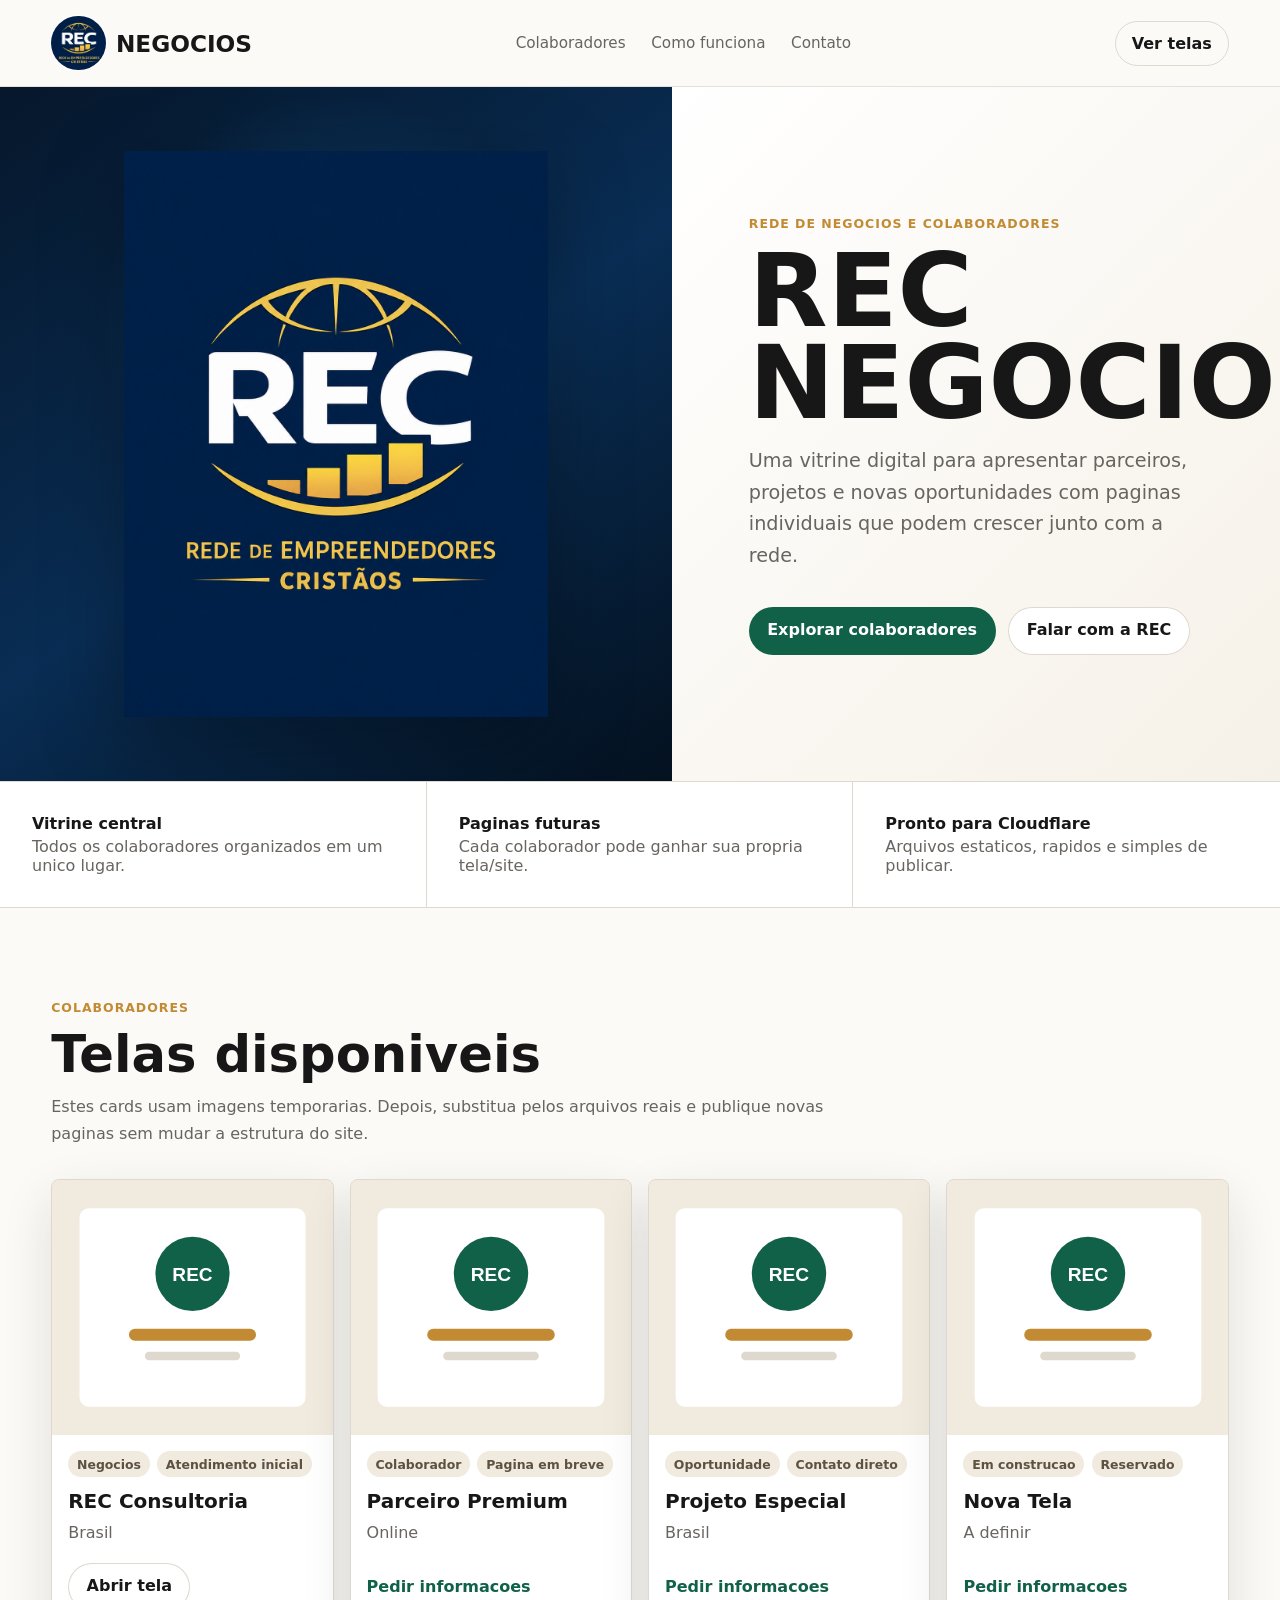
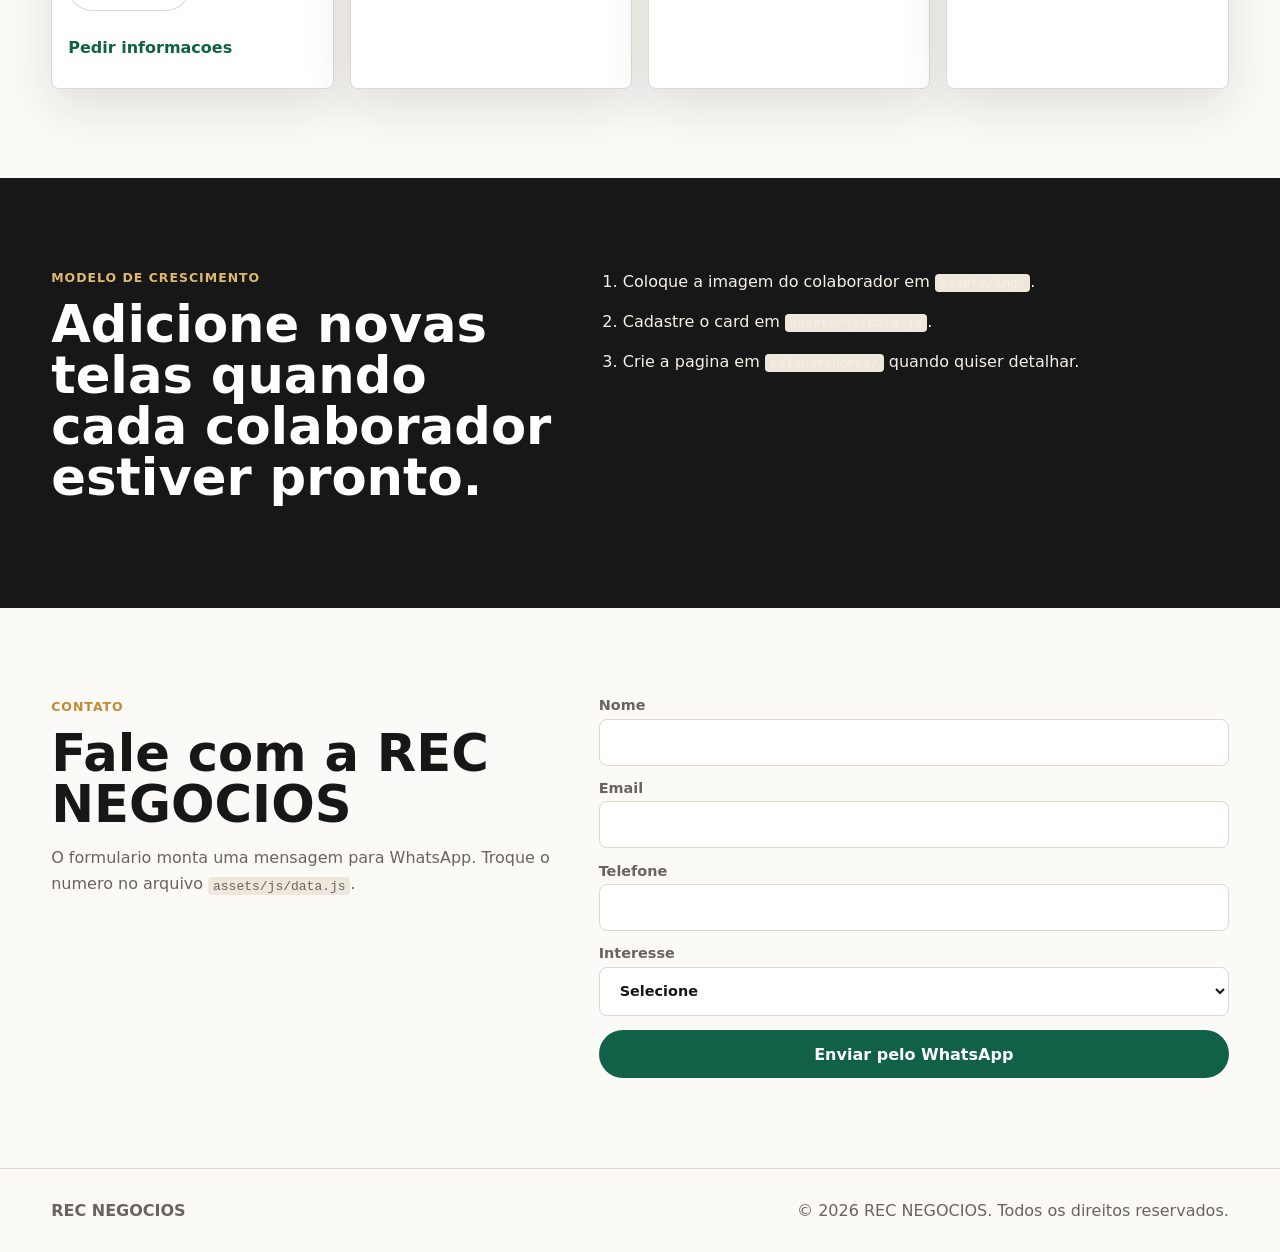
<file: index.html>
<!doctype html>
<html lang="pt-BR">
  <head>
    <meta charset="utf-8" />
    <meta name="viewport" content="width=device-width, initial-scale=1" />
    <title>REC NEGOCIOS | Rede de colaboradores e oportunidades</title>
    <meta
      name="description"
      content="REC NEGOCIOS conecta pessoas, colaboradores e oportunidades em uma vitrine digital simples, direta e pronta para crescer."
    />
    <meta property="og:title" content="REC NEGOCIOS" />
    <meta
      property="og:description"
      content="Conheca colaboradores, oportunidades e canais de contato da REC NEGOCIOS."
    />
    <meta property="og:type" content="website" />
    <meta property="og:image" content="assets/img/logo-rec.png" />
    <link rel="icon" href="assets/img/favicon.svg" type="image/svg+xml" />
    <link rel="stylesheet" href="assets/css/styles.css?v=20260715-2" />
  </head>
  <body>
    <header class="site-header">
      <a class="brand" href="#inicio" aria-label="REC NEGOCIOS">
        <img class="brand-logo" src="assets/img/logo-rec.png" alt="REC NEGOCIOS" />
        <span class="brand-text">NEGOCIOS</span>
      </a>
      <nav class="main-nav" aria-label="Menu principal">
        <a href="#colaboradores">Colaboradores</a>
        <a href="#como-funciona">Como funciona</a>
        <a href="#contato">Contato</a>
      </nav>
      <a class="header-action" href="#colaboradores">Ver telas</a>
    </header>

    <main id="inicio">
      <section class="hero">
        <div class="hero-media" aria-hidden="true">
          <img class="hero-logo" src="assets/img/logo-rec.png" alt="" />
        </div>
        <div class="hero-content">
          <p class="eyebrow">Rede de negocios e colaboradores</p>
          <h1>REC NEGOCIOS</h1>
          <p>
            Uma vitrine digital para apresentar parceiros, projetos e novas
            oportunidades com paginas individuais que podem crescer junto com a rede.
          </p>
          <div class="hero-actions">
            <a class="button primary" href="#colaboradores">Explorar colaboradores</a>
            <a class="button secondary" href="#contato">Falar com a REC</a>
          </div>
        </div>
      </section>

      <section class="feature-strip" aria-label="Destaques">
        <article>
          <strong>Vitrine central</strong>
          <span>Todos os colaboradores organizados em um unico lugar.</span>
        </article>
        <article>
          <strong>Paginas futuras</strong>
          <span>Cada colaborador pode ganhar sua propria tela/site.</span>
        </article>
        <article>
          <strong>Pronto para Cloudflare</strong>
          <span>Arquivos estaticos, rapidos e simples de publicar.</span>
        </article>
      </section>

      <section class="section" id="colaboradores">
        <div class="section-heading">
          <p class="eyebrow">Colaboradores</p>
          <h2>Telas disponiveis</h2>
          <p>
            Estes cards usam imagens temporarias. Depois, substitua pelos arquivos
            reais e publique novas paginas sem mudar a estrutura do site.
          </p>
        </div>
        <div class="cards-grid" id="collaboratorGrid"></div>
      </section>

      <section class="promo-band" id="como-funciona">
        <div>
          <p class="eyebrow">Modelo de crescimento</p>
          <h2>Adicione novas telas quando cada colaborador estiver pronto.</h2>
        </div>
        <ol class="steps">
          <li>Coloque a imagem do colaborador em <code>assets/img/</code>.</li>
          <li>Cadastre o card em <code>assets/js/data.js</code>.</li>
          <li>Crie a pagina em <code>colaboradores/</code> quando quiser detalhar.</li>
        </ol>
      </section>

      <section class="section contact-section" id="contato">
        <div class="section-heading">
          <p class="eyebrow">Contato</p>
          <h2>Fale com a REC NEGOCIOS</h2>
          <p>
            O formulario monta uma mensagem para WhatsApp. Troque o numero no
            arquivo <code>assets/js/data.js</code>.
          </p>
        </div>
        <form class="contact-form" id="mainContactForm">
          <label>
            Nome
            <input name="nome" autocomplete="name" required />
          </label>
          <label>
            Email
            <input name="email" type="email" autocomplete="email" required />
          </label>
          <label>
            Telefone
            <input name="telefone" autocomplete="tel" required />
          </label>
          <label>
            Interesse
            <select name="interesse" required>
              <option value="">Selecione</option>
              <option>Quero conhecer a REC</option>
              <option>Quero cadastrar um colaborador</option>
              <option>Quero criar uma tela personalizada</option>
            </select>
          </label>
          <button class="button primary" type="submit">Enviar pelo WhatsApp</button>
        </form>
      </section>
    </main>

    <footer class="site-footer">
      <strong>REC NEGOCIOS</strong>
      <span>&copy; 2026 REC NEGOCIOS. Todos os direitos reservados.</span>
    </footer>

    <dialog class="lead-dialog" id="leadDialog">
      <button class="dialog-close" type="button" aria-label="Fechar">&times;</button>
      <img id="dialogImage" src="assets/img/card-placeholder.svg" alt="" />
      <div>
        <p class="eyebrow" id="dialogCategory"></p>
        <h2 id="dialogTitle"></h2>
        <p id="dialogDescription"></p>
        <form id="leadForm" class="lead-form">
          <input type="hidden" name="collaborator" id="leadCollaborator" />
          <label>
            Nome
            <input name="nome" autocomplete="name" required />
          </label>
          <label>
            Telefone
            <input name="telefone" autocomplete="tel" required />
          </label>
          <label>
            Mensagem
            <textarea name="mensagem" rows="3">Quero mais informacoes.</textarea>
          </label>
          <button class="button primary" type="submit">Chamar no WhatsApp</button>
        </form>
      </div>
    </dialog>

    <script src="assets/js/data.js"></script>
    <script src="assets/js/main.js"></script>
  </body>
</html>
</file>
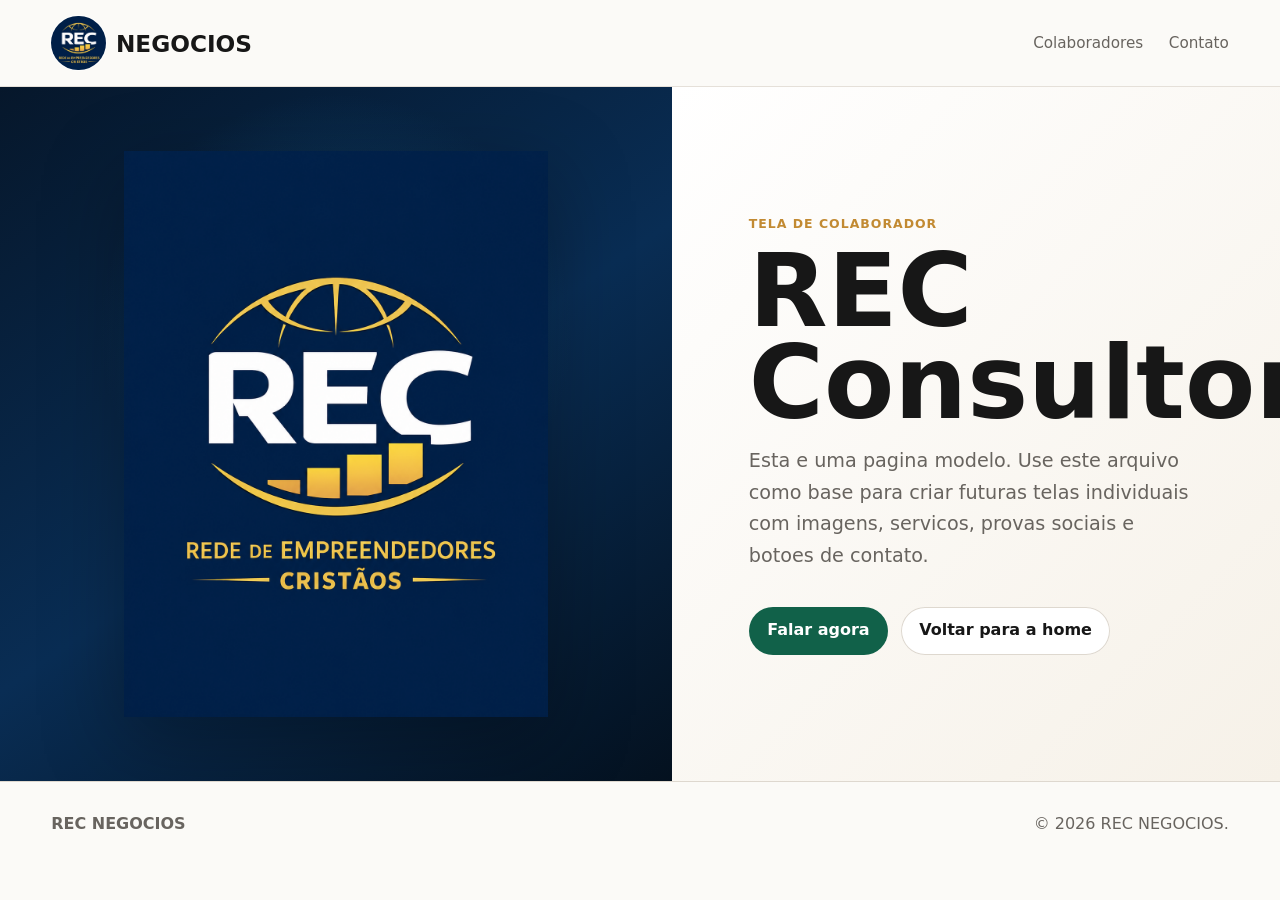
<file: colaboradores/rec-consultoria.html>
<!doctype html>
<html lang="pt-BR">
  <head>
    <meta charset="utf-8" />
    <meta name="viewport" content="width=device-width, initial-scale=1" />
    <title>REC Consultoria | REC NEGOCIOS</title>
    <meta
      name="description"
      content="Tela modelo de colaborador da REC NEGOCIOS, pronta para receber imagens, textos e canais de contato."
    />
    <link rel="icon" href="../assets/img/favicon.svg" type="image/svg+xml" />
    <link rel="stylesheet" href="../assets/css/styles.css?v=20260715-2" />
  </head>
  <body>
    <header class="site-header">
      <a class="brand" href="../index.html">
        <img class="brand-logo" src="../assets/img/logo-rec.png" alt="REC NEGOCIOS" />
        <span class="brand-text">NEGOCIOS</span>
      </a>
      <nav class="main-nav" aria-label="Menu principal">
        <a href="../index.html#colaboradores">Colaboradores</a>
        <a href="../index.html#contato">Contato</a>
      </nav>
    </header>

    <main>
      <section class="hero">
        <div class="hero-media" aria-hidden="true">
          <img class="hero-logo" src="../assets/img/logo-rec.png" alt="" />
        </div>
        <div class="hero-content">
          <p class="eyebrow">Tela de colaborador</p>
          <h1>REC Consultoria</h1>
          <p>
            Esta e uma pagina modelo. Use este arquivo como base para criar
            futuras telas individuais com imagens, servicos, provas sociais e
            botoes de contato.
          </p>
          <div class="hero-actions">
            <a class="button primary" href="../index.html#contato">Falar agora</a>
            <a class="button secondary" href="../index.html">Voltar para a home</a>
          </div>
        </div>
      </section>
    </main>

    <footer class="site-footer">
      <strong>REC NEGOCIOS</strong>
      <span>&copy; 2026 REC NEGOCIOS.</span>
    </footer>
  </body>
</html>
</file>
<file: assets/css/styles.css>
:root {
  color-scheme: light;
  --ink: #171717;
  --muted: #68645f;
  --line: #ded8cf;
  --paper: #fbfaf7;
  --panel: #ffffff;
  --accent: #116149;
  --accent-strong: #0b4635;
  --gold: #c28a32;
  --rose: #a84d55;
  --shadow: 0 18px 50px rgb(28 22 13 / 12%);
  font-family:
    Inter, ui-sans-serif, system-ui, -apple-system, BlinkMacSystemFont, "Segoe UI",
    sans-serif;
}

* {
  box-sizing: border-box;
}

html {
  scroll-behavior: smooth;
}

body {
  margin: 0;
  background: var(--paper);
  color: var(--ink);
}

a {
  color: inherit;
  text-decoration: none;
}

img {
  display: block;
  max-width: 100%;
}

code {
  background: #eee8dc;
  border-radius: 4px;
  padding: 0.1rem 0.3rem;
}

.site-header {
  position: sticky;
  top: 0;
  z-index: 10;
  display: flex;
  align-items: center;
  justify-content: space-between;
  gap: 1rem;
  padding: 1rem clamp(1rem, 4vw, 4rem);
  border-bottom: 1px solid rgb(222 216 207 / 74%);
  background: rgb(251 250 247 / 92%);
  backdrop-filter: blur(14px);
}

.brand {
  display: inline-flex;
  align-items: center;
  gap: 0.65rem;
  font-weight: 800;
}

.brand-logo {
  width: 3.4rem;
  height: 3.4rem;
  border-radius: 50%;
  object-fit: cover;
  box-shadow: 0 0 0 1px rgb(255 255 255 / 75%);
}

.brand-text {
  font-size: clamp(1.1rem, 2vw, 1.45rem);
  letter-spacing: 0;
}

.main-nav {
  display: flex;
  align-items: center;
  gap: clamp(0.75rem, 2vw, 1.8rem);
  color: var(--muted);
  font-size: 0.95rem;
}

.main-nav a:hover,
.header-action:hover {
  color: var(--accent);
}

.header-action {
  border: 1px solid var(--line);
  border-radius: 999px;
  padding: 0.75rem 1rem;
  font-weight: 700;
}

.hero {
  display: grid;
  min-height: min(680px, calc(100vh - 81px));
  grid-template-columns: minmax(0, 1.05fr) minmax(320px, 0.95fr);
  align-items: stretch;
}

.hero-media {
  position: relative;
  display: grid;
  place-items: center;
  overflow: hidden;
  background:
    radial-gradient(circle at 50% 35%, rgb(18 82 129 / 70%), transparent 42%),
    linear-gradient(145deg, #06172b 0%, #092d54 52%, #04111f 100%);
  padding: clamp(1.5rem, 5vw, 4rem);
}

.hero-media img {
  width: 100%;
  height: 100%;
  object-fit: cover;
  object-position: center;
}

.hero-media .hero-logo {
  width: min(78%, 520px);
  height: auto;
  max-height: min(78vh, 620px);
  object-fit: contain;
  filter: drop-shadow(0 24px 40px rgb(0 0 0 / 28%));
}

.hero-content {
  display: flex;
  flex-direction: column;
  justify-content: center;
  padding: clamp(2rem, 6vw, 5.5rem);
  background: linear-gradient(135deg, #ffffff 0%, #f6f1e8 100%);
}

.eyebrow {
  margin: 0 0 0.65rem;
  color: var(--gold);
  font-size: 0.78rem;
  font-weight: 800;
  letter-spacing: 0.08em;
  text-transform: uppercase;
}

h1,
h2,
h3,
p {
  margin-top: 0;
}

h1 {
  max-width: 11ch;
  margin-bottom: 1rem;
  font-size: clamp(3.2rem, 8vw, 7.4rem);
  line-height: 0.9;
}

h2 {
  margin-bottom: 0.9rem;
  font-size: clamp(2rem, 4vw, 3.4rem);
  line-height: 1;
}

h3 {
  margin-bottom: 0.45rem;
  font-size: 1.25rem;
}

p {
  color: var(--muted);
  line-height: 1.65;
}

.hero-content p:not(.eyebrow) {
  max-width: 44rem;
  font-size: clamp(1rem, 1.6vw, 1.2rem);
}

.hero-actions,
.card-actions {
  display: flex;
  flex-wrap: wrap;
  gap: 0.8rem;
  margin-top: 1rem;
}

.button,
button {
  min-height: 3rem;
  border: 0;
  border-radius: 999px;
  padding: 0.85rem 1.15rem;
  cursor: pointer;
  font: inherit;
  font-weight: 800;
}

.button.primary {
  background: var(--accent);
  color: white;
}

.button.primary:hover {
  background: var(--accent-strong);
}

.button.secondary {
  background: white;
  box-shadow: inset 0 0 0 1px var(--line);
}

.feature-strip {
  display: grid;
  grid-template-columns: repeat(3, minmax(0, 1fr));
  border-block: 1px solid var(--line);
  background: var(--panel);
}

.feature-strip article {
  padding: clamp(1.2rem, 3vw, 2rem);
  border-right: 1px solid var(--line);
}

.feature-strip article:last-child {
  border-right: 0;
}

.feature-strip strong,
.feature-strip span {
  display: block;
}

.feature-strip span {
  margin-top: 0.25rem;
  color: var(--muted);
}

.section,
.promo-band {
  padding: clamp(3rem, 7vw, 6rem) clamp(1rem, 4vw, 4rem);
}

.section-heading {
  max-width: 780px;
  margin-bottom: 2rem;
}

.cards-grid {
  display: grid;
  grid-template-columns: repeat(4, minmax(0, 1fr));
  gap: 1rem;
}

.collaborator-card {
  overflow: hidden;
  border: 1px solid var(--line);
  border-radius: 8px;
  background: var(--panel);
  box-shadow: var(--shadow);
}

.collaborator-card img {
  width: 100%;
  aspect-ratio: 1.1;
  object-fit: cover;
  background: #ded8cf;
}

.card-body {
  padding: 1rem;
}

.card-meta {
  display: flex;
  flex-wrap: wrap;
  gap: 0.45rem;
  margin-bottom: 0.75rem;
}

.pill {
  border-radius: 999px;
  background: #f0eadf;
  color: #5d5141;
  padding: 0.35rem 0.55rem;
  font-size: 0.78rem;
  font-weight: 800;
}

.collaborator-card p {
  margin-bottom: 0;
}

.text-button {
  border-radius: 0;
  background: transparent;
  color: var(--accent);
  padding-inline: 0;
}

.promo-band {
  display: grid;
  grid-template-columns: minmax(0, 0.9fr) minmax(280px, 1.1fr);
  gap: 2rem;
  align-items: start;
  background: var(--ink);
  color: white;
}

.promo-band p,
.promo-band .eyebrow {
  color: #dfb86f;
}

.steps {
  display: grid;
  gap: 0.8rem;
  margin: 0;
  padding-left: 1.5rem;
  color: #f6f1e8;
  line-height: 1.7;
}

.contact-section {
  display: grid;
  grid-template-columns: minmax(0, 0.9fr) minmax(300px, 1.1fr);
  gap: 2rem;
}

.contact-form,
.lead-form {
  display: grid;
  gap: 0.9rem;
}

label {
  display: grid;
  gap: 0.35rem;
  color: var(--muted);
  font-size: 0.9rem;
  font-weight: 700;
}

input,
select,
textarea {
  width: 100%;
  border: 1px solid var(--line);
  border-radius: 8px;
  background: white;
  color: var(--ink);
  font: inherit;
  padding: 0.9rem 1rem;
}

textarea {
  resize: vertical;
}

.site-footer {
  display: flex;
  flex-wrap: wrap;
  justify-content: space-between;
  gap: 1rem;
  padding: 2rem clamp(1rem, 4vw, 4rem);
  border-top: 1px solid var(--line);
  color: var(--muted);
}

.lead-dialog {
  width: min(920px, calc(100vw - 2rem));
  border: 0;
  border-radius: 8px;
  padding: 0;
  overflow: visible;
  box-shadow: var(--shadow);
}

.lead-dialog::backdrop {
  background: rgb(0 0 0 / 55%);
}

.lead-dialog[open] {
  display: grid;
  grid-template-columns: minmax(240px, 0.75fr) minmax(280px, 1fr);
}

.lead-dialog > img {
  width: 100%;
  height: 100%;
  min-height: 420px;
  object-fit: cover;
  border-radius: 8px 0 0 8px;
}

.lead-dialog > div {
  padding: clamp(1.2rem, 4vw, 2rem);
}

.dialog-close {
  position: absolute;
  top: -0.85rem;
  right: -0.85rem;
  display: grid;
  width: 2.5rem;
  height: 2.5rem;
  place-items: center;
  border-radius: 50%;
  background: var(--ink);
  color: white;
  font-size: 1.5rem;
  line-height: 1;
}

@media (max-width: 980px) {
  .hero,
  .promo-band,
  .contact-section {
    grid-template-columns: 1fr;
  }

  .hero {
    min-height: 0;
  }

  .hero-media {
    min-height: 360px;
  }

  .hero-media .hero-logo {
    width: min(72%, 440px);
    max-height: 320px;
  }

  .cards-grid {
    grid-template-columns: repeat(2, minmax(0, 1fr));
  }
}

@media (max-width: 720px) {
  .site-header {
    align-items: flex-start;
    flex-direction: column;
  }

  .main-nav {
    width: 100%;
    justify-content: space-between;
    font-size: 0.86rem;
  }

  .header-action {
    display: none;
  }

  .feature-strip,
  .cards-grid {
    grid-template-columns: 1fr;
  }

  .feature-strip article {
    border-right: 0;
    border-bottom: 1px solid var(--line);
  }

  .lead-dialog[open] {
    grid-template-columns: 1fr;
  }

  .lead-dialog > img {
    min-height: 230px;
    border-radius: 8px 8px 0 0;
  }

  .hero-media {
    min-height: 300px;
  }

  .hero-media .hero-logo {
    width: min(76%, 320px);
    max-height: 260px;
  }
}
</file>
